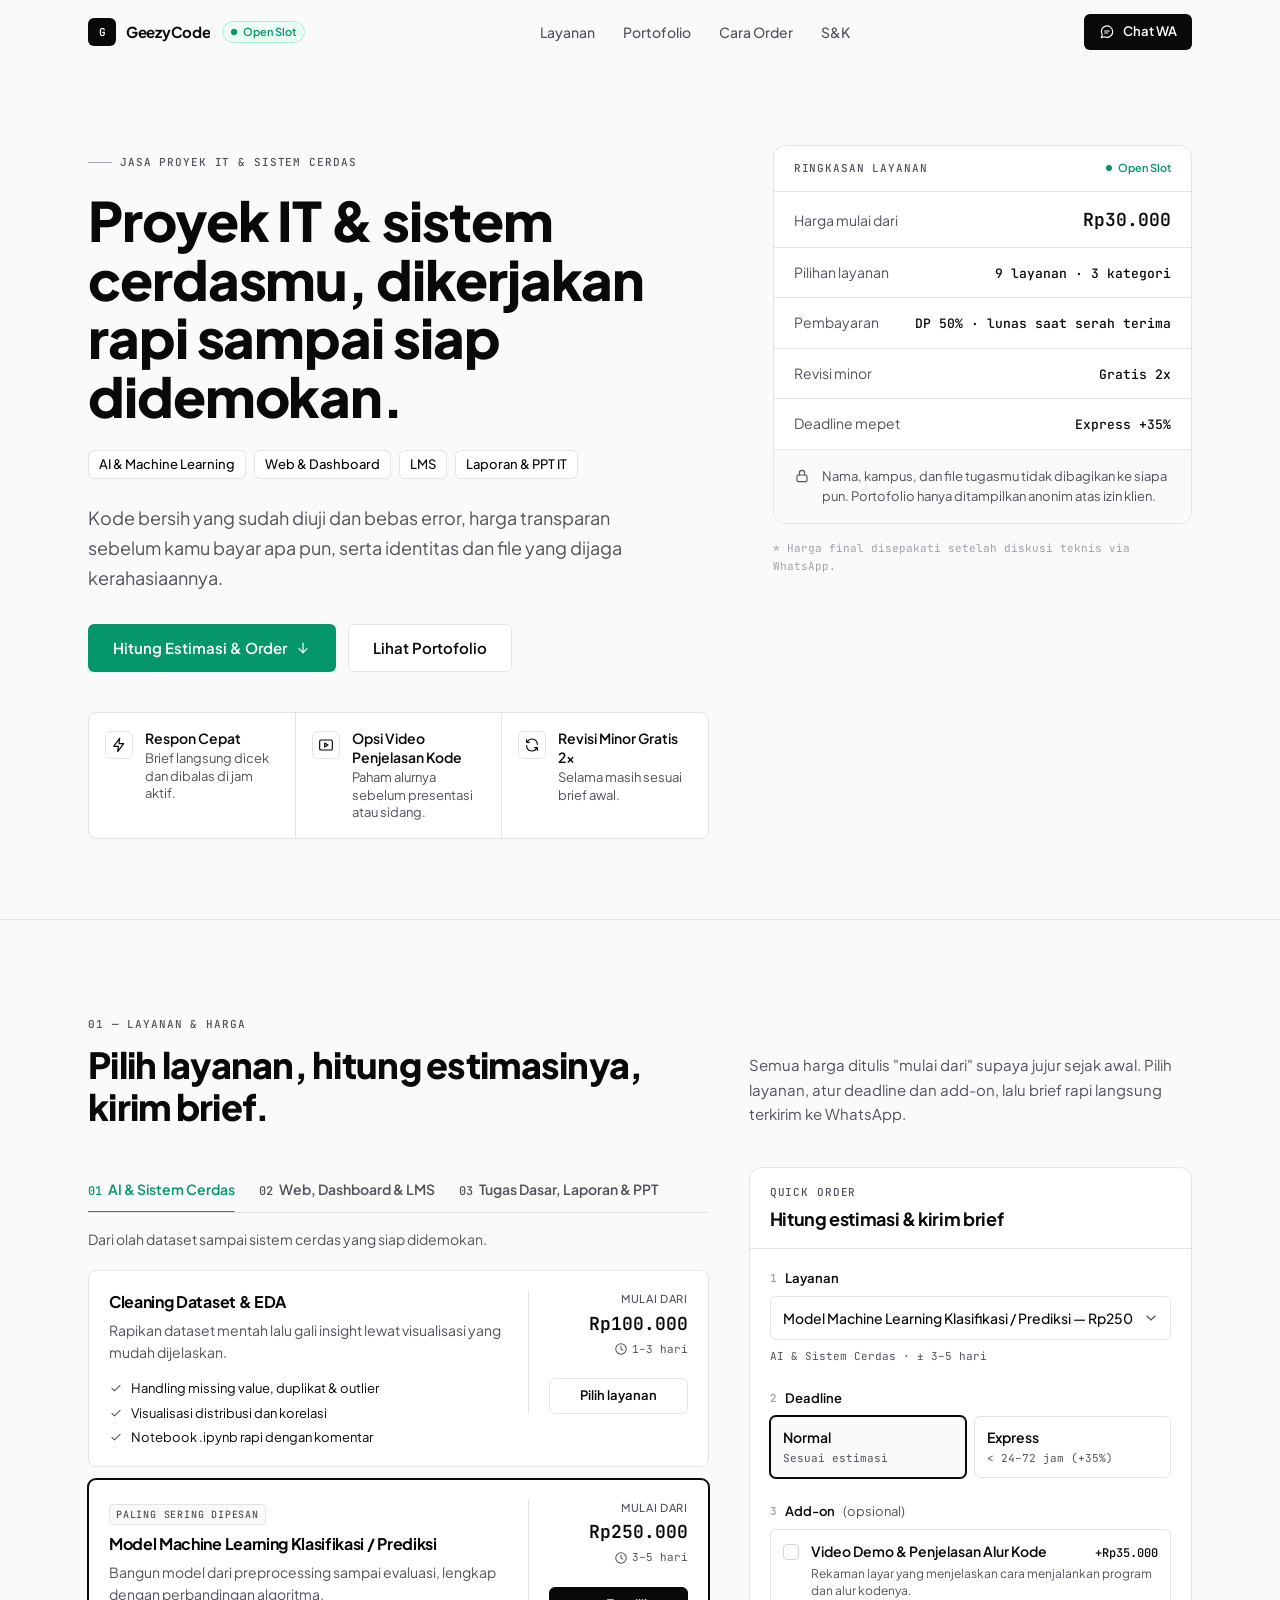
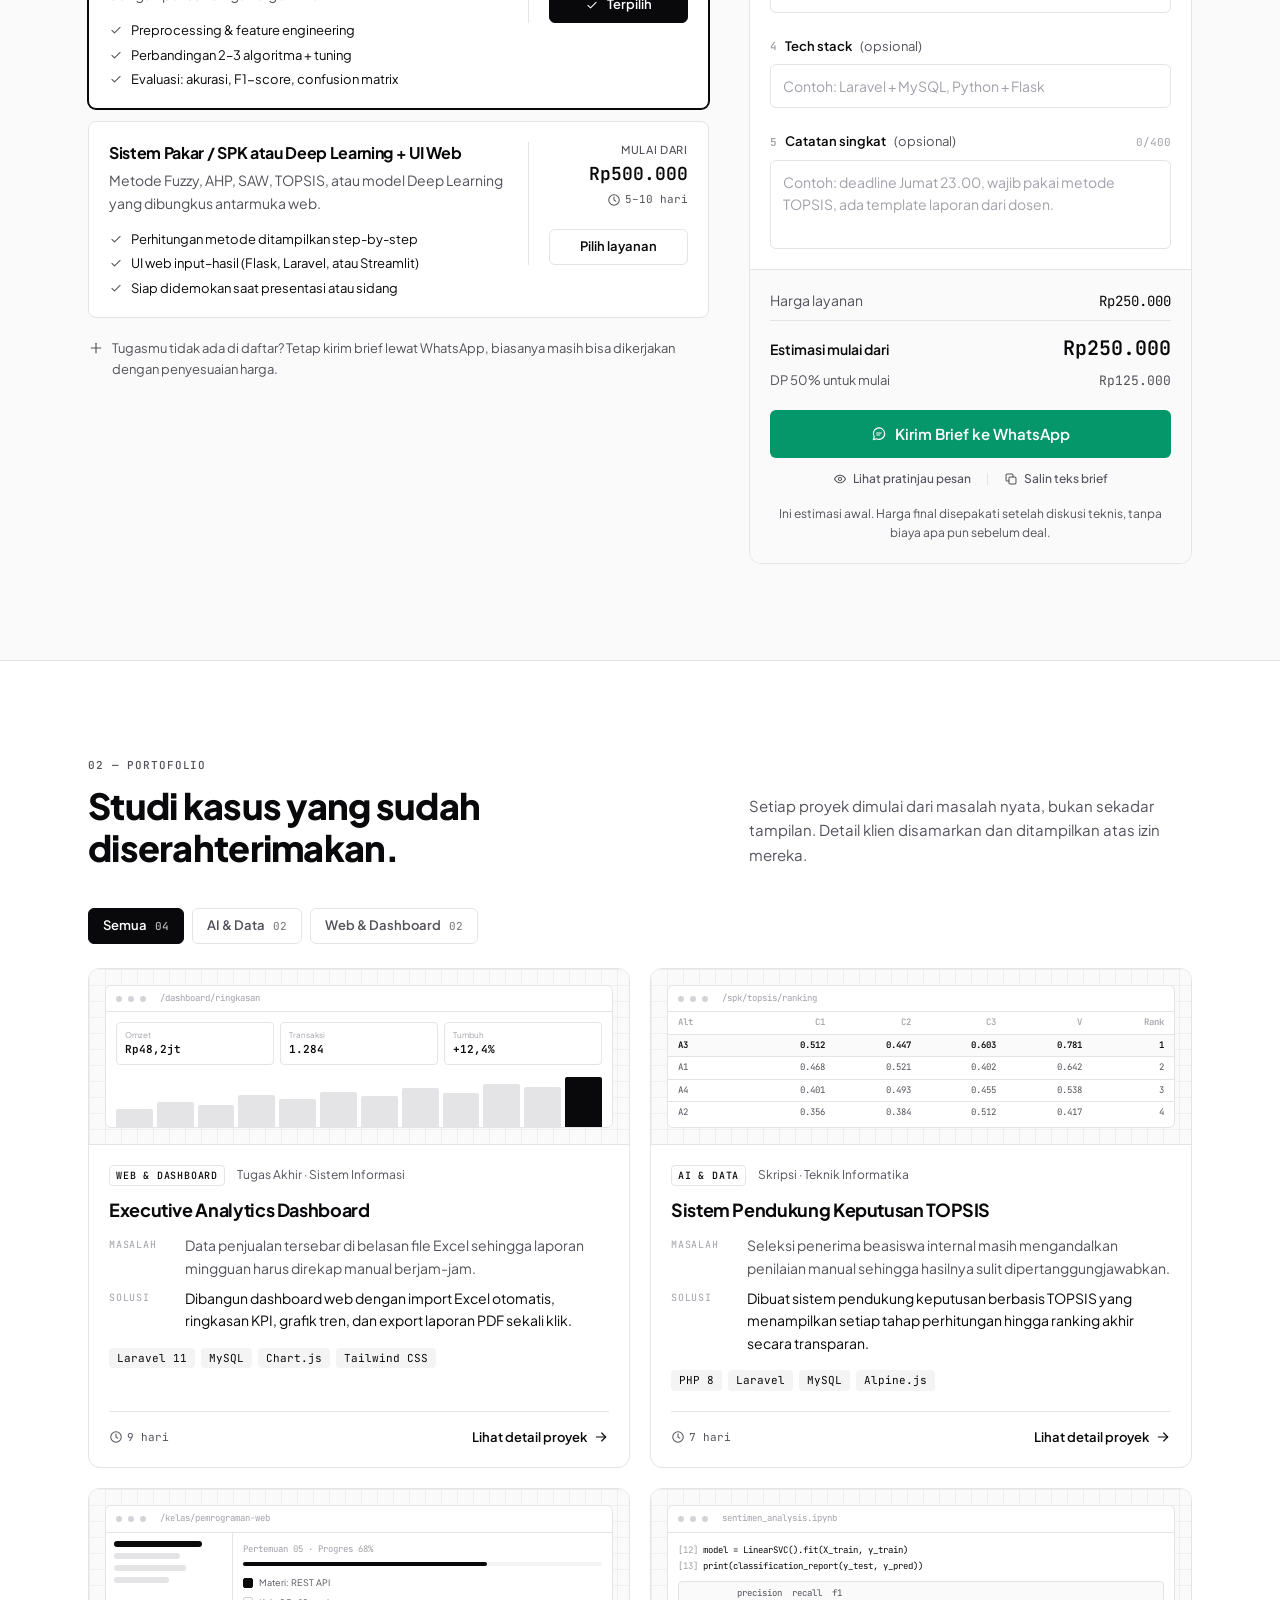
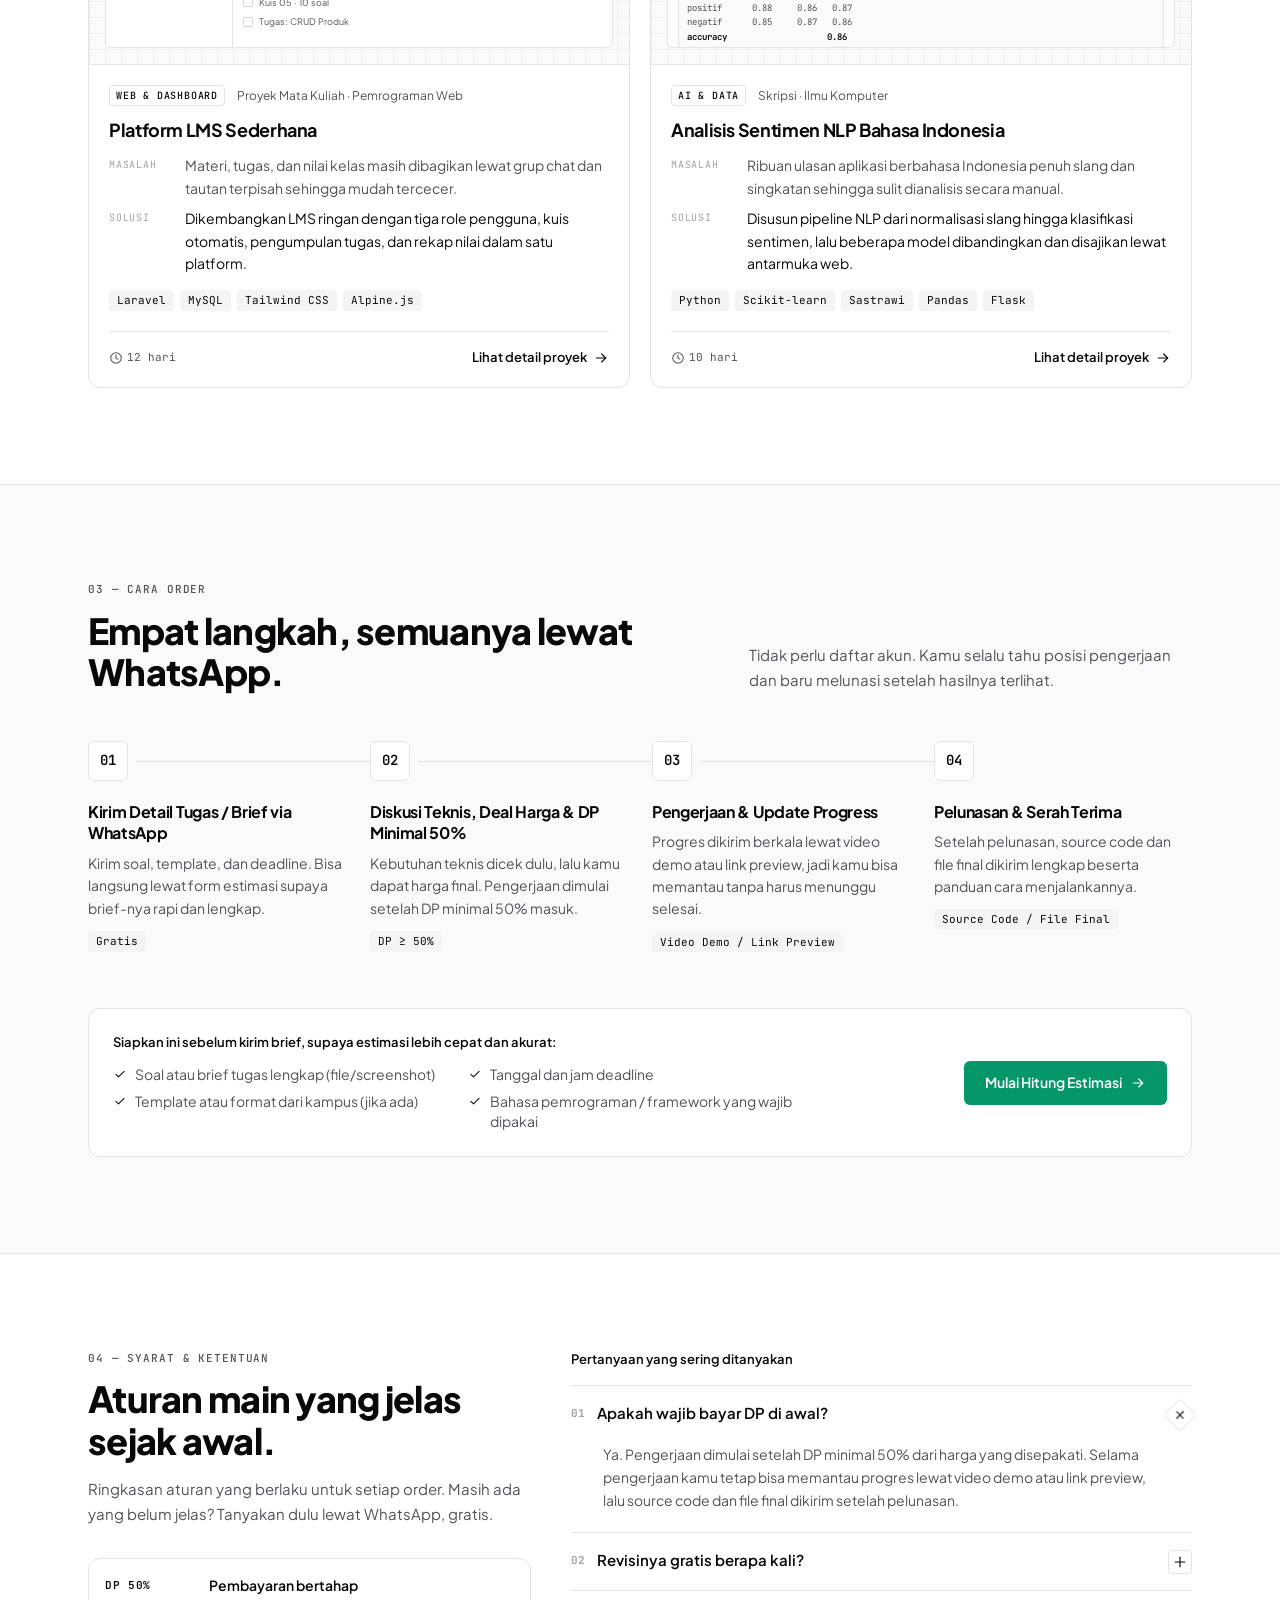
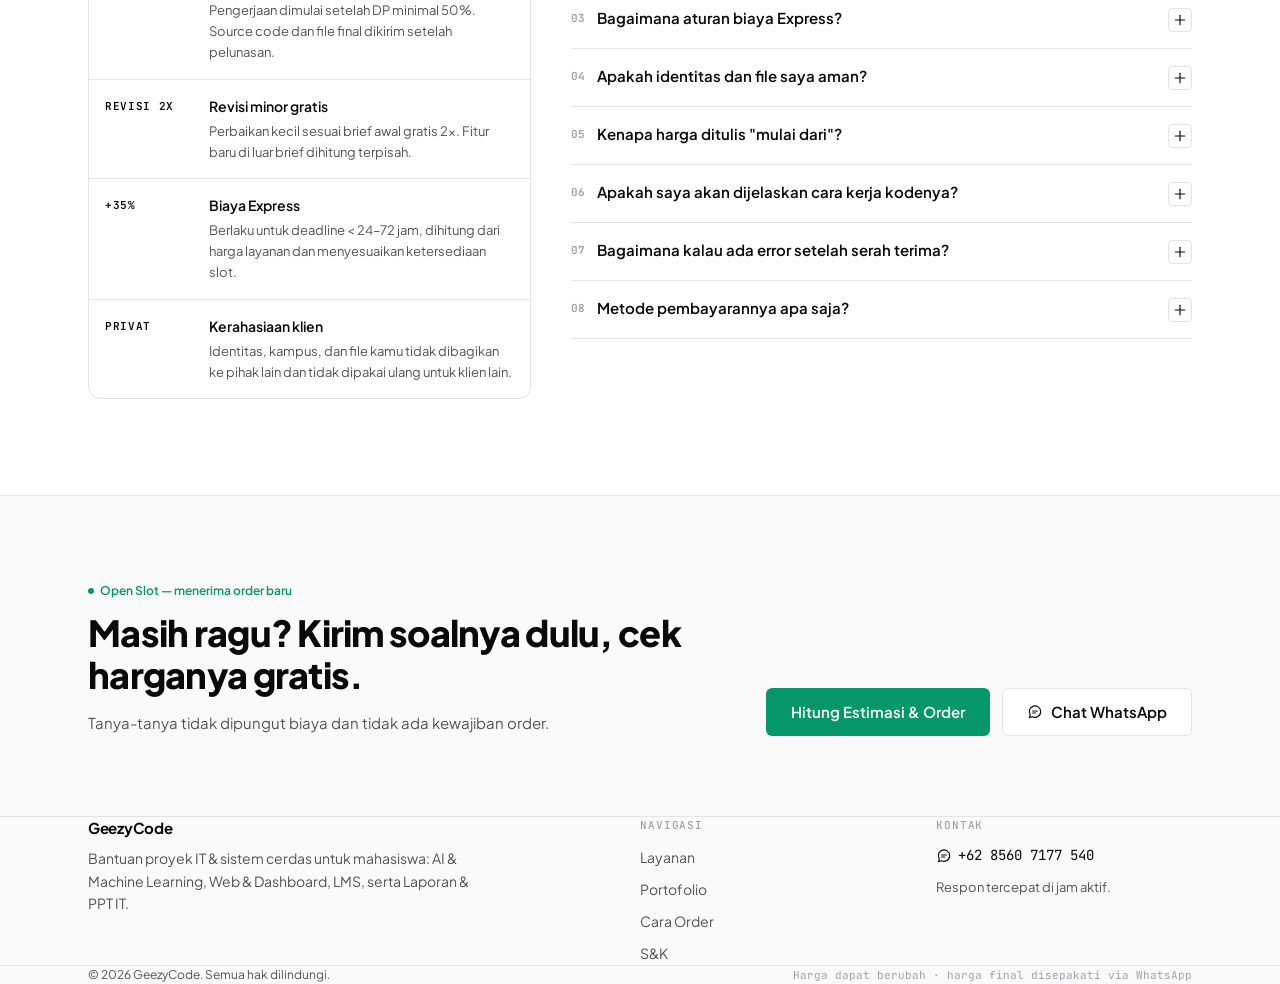
<file: kodingcerdas-static/index.html>
<!DOCTYPE html>
<html lang="id">
<head>
    <meta charset="utf-8">
    <meta name="viewport" content="width=device-width, initial-scale=1, viewport-fit=cover">
    <title>KodingCerdas Studio — Bantuan Proyek IT &amp; Sistem Cerdas</title>
    <meta name="description" content="Bantuan proyek AI &amp; Machine Learning, Web &amp; Dashboard, LMS, serta Laporan &amp; PPT IT. Kode rapi dan teruji, harga transparan, kerahasiaan klien terjaga. Order langsung lewat WhatsApp.">
    <meta name="theme-color" content="#FAFAFA">

    <meta property="og:type" content="website">
    <meta property="og:locale" content="id_ID">
    <meta property="og:title" content="GeezyCode Website">
    <meta property="og:description" content="Bantuan proyek IT &amp; sistem cerdas untuk mahasiswa. Harga transparan, order lewat WhatsApp.">
    <meta name="twitter:card" content="summary">

    <link rel="icon" type="image/svg+xml" href="data:image/svg+xml,%3Csvg%20xmlns%3D%22http%3A%2F%2Fwww.w3.org%2F2000%2Fsvg%22%20viewBox%3D%220%200%2064%2064%22%3E%3Crect%20width%3D%2264%22%20height%3D%2264%22%20rx%3D%2212%22%20fill%3D%22%2309090B%22%2F%3E%3Ctext%20x%3D%2232%22%20y%3D%2241%22%20font-family%3D%22monospace%22%20font-size%3D%2226%22%20font-weight%3D%22700%22%20fill%3D%22%23FFFFFF%22%20text-anchor%3D%22middle%22%3EKS%3C%2Ftext%3E%3C%2Fsvg%3E">

    <link rel="preconnect" href="https://fonts.googleapis.com">
    <link rel="preconnect" href="https://fonts.gstatic.com" crossorigin>
    <link href="https://fonts.googleapis.com/css2?family=JetBrains+Mono:wght@400;500;600&family=Plus+Jakarta+Sans:wght@400;500;600;700;800&display=swap" rel="stylesheet">

    <link rel="stylesheet" href="assets/css/style.css">
</head>
<body>
    <a href="#konten" class="skip-link">Langsung ke konten</a>

    <!-- ============================================================ -->
    <!-- NAVBAR                                                       -->
    <!-- ============================================================ -->
    <header class="site-header" id="site-header">
        <nav class="container nav" aria-label="Navigasi utama">
            <div class="nav-left">
                <a href="#top" class="brand" aria-label="Kembali ke atas">
                    <span class="brand-mark" data-brand-initials>GC</span>
                    <span class="brand-name" data-brand>GeezyCode</span>
                </a>
                <span class="slot-badge" data-slot-badge>
                    <span class="slot-dot" aria-hidden="true"></span>
                    <span data-slot-text>Open Slot</span>
                </span>
            </div>

            <div class="nav-links">
                <a href="#layanan">Layanan</a>
                <a href="#portofolio">Portofolio</a>
                <a href="#cara-order">Cara Order</a>
                <a href="#aturan">S&amp;K</a>
            </div>

            <div class="nav-right">
                <a href="#" class="btn btn-ink btn-sm" data-wa-consult target="_blank" rel="noopener">
                    <svg class="icon" viewBox="0 0 24 24" aria-hidden="true"><path d="M20.5 11.5a8.5 8.5 0 0 1-12.4 7.6L3.5 20.5l1.4-4.4A8.5 8.5 0 1 1 20.5 11.5Z"/><path d="M8.5 10.5h7"/><path d="M8.5 13.5h4.5"/></svg>
                    Chat WA
                </a>
                <button type="button" class="icon-btn menu-toggle" id="menu-toggle" aria-expanded="false" aria-controls="mobile-menu" aria-label="Buka menu">
                    <svg class="icon icon-lg icon-open" viewBox="0 0 24 24" aria-hidden="true"><path d="M4 7h16"/><path d="M4 12h16"/><path d="M4 17h16"/></svg>
                    <svg class="icon icon-close" viewBox="0 0 24 24" aria-hidden="true"><path d="M6 6l12 12"/><path d="M18 6 6 18"/></svg>
                </button>
            </div>
        </nav>

        <div class="mobile-menu" id="mobile-menu">
            <div class="container">
                <p class="mobile-slot" data-slot-line>
                    <span class="slot-dot" aria-hidden="true"></span>
                    <span data-slot-long>Open Slot — menerima order baru</span>
                </p>
                <a href="#layanan">Layanan <span class="mono">01</span></a>
                <a href="#portofolio">Portofolio <span class="mono">02</span></a>
                <a href="#cara-order">Cara Order <span class="mono">03</span></a>
                <a href="#aturan">S&amp;K <span class="mono">04</span></a>
            </div>
        </div>
    </header>

    <main id="konten">

        <!-- ============================================================ -->
        <!-- HERO                                                         -->
        <!-- ============================================================ -->
        <section class="hero" id="top">
            <div class="container hero-grid">
                <div class="hero-main">
                    <p class="eyebrow">Jasa Proyek IT &amp; Sistem Cerdas</p>

                    <h1>Proyek IT &amp; sistem cerdasmu, dikerjakan rapi sampai siap didemokan.</h1>

                    <ul class="chips" aria-label="Bidang layanan">
                        <li>AI &amp; Machine Learning</li>
                        <li>Web &amp; Dashboard</li>
                        <li>LMS</li>
                        <li>Laporan &amp; PPT IT</li>
                    </ul>

                    <p class="lead">
                        Kode bersih yang sudah diuji dan bebas error, harga transparan sebelum kamu bayar apa pun, serta identitas dan file yang dijaga kerahasiaannya.
                    </p>

                    <div class="hero-ctas">
                        <a href="#layanan" class="btn btn-accent btn-lg">
                            Hitung Estimasi &amp; Order
                            <svg class="icon" viewBox="0 0 24 24" aria-hidden="true"><path d="M12 5v14"/><path d="m6 13 6 6 6-6"/></svg>
                        </a>
                        <a href="#portofolio" class="btn btn-outline btn-lg">Lihat Portofolio</a>
                    </div>

                    <ul class="trust">
                        <li>
                            <span class="icon-box">
                                <svg class="icon" viewBox="0 0 24 24" aria-hidden="true"><path d="M13 2 4 14h7l-1 8 9-12h-7l1-8Z"/></svg>
                            </span>
                            <span>
                                <strong>Respon Cepat</strong>
                                <small>Brief langsung dicek dan dibalas di jam aktif.</small>
                            </span>
                        </li>
                        <li>
                            <span class="icon-box">
                                <svg class="icon" viewBox="0 0 24 24" aria-hidden="true"><rect x="2.5" y="4.5" width="19" height="15" rx="2"/><path d="m10 9 5 3-5 3V9Z"/></svg>
                            </span>
                            <span>
                                <strong>Opsi Video Penjelasan Kode</strong>
                                <small>Paham alurnya sebelum presentasi atau sidang.</small>
                            </span>
                        </li>
                        <li>
                            <span class="icon-box">
                                <svg class="icon" viewBox="0 0 24 24" aria-hidden="true"><path d="M20 11a8 8 0 0 0-14.9-4"/><path d="M4 4v4h4"/><path d="M4 13a8 8 0 0 0 14.9 4"/><path d="M20 20v-4h-4"/></svg>
                            </span>
                            <span>
                                <strong>Revisi Minor Gratis 2x</strong>
                                <small>Selama masih sesuai brief awal.</small>
                            </span>
                        </li>
                    </ul>
                </div>

                <aside class="hero-aside" aria-label="Ringkasan layanan">
                    <div class="card">
                        <div class="card-head">
                            <span class="label-mono">Ringkasan Layanan</span>
                            <span class="slot-inline" data-slot-inline>
                                <span class="slot-dot" aria-hidden="true"></span>
                                <span data-slot-text>Open Slot</span>
                            </span>
                        </div>
                        <dl class="summary-list">
                            <div>
                                <dt>Harga mulai dari</dt>
                                <dd class="mono strong-lg" id="stat-min-price">—</dd>
                            </div>
                            <div>
                                <dt>Pilihan layanan</dt>
                                <dd class="mono" id="stat-services">—</dd>
                            </div>
                            <div>
                                <dt>Pembayaran</dt>
                                <dd class="mono">DP 50% · lunas saat serah terima</dd>
                            </div>
                            <div>
                                <dt>Revisi minor</dt>
                                <dd class="mono">Gratis 2x</dd>
                            </div>
                            <div>
                                <dt>Deadline mepet</dt>
                                <dd class="mono" id="stat-express">Express +35%</dd>
                            </div>
                        </dl>
                        <div class="card-foot">
                            <svg class="icon" viewBox="0 0 24 24" aria-hidden="true"><rect x="4.5" y="10.5" width="15" height="10" rx="2"/><path d="M8 10.5V7.5a4 4 0 0 1 8 0v3"/></svg>
                            <p>Nama, kampus, dan file tugasmu tidak dibagikan ke siapa pun. Portofolio hanya ditampilkan anonim atas izin klien.</p>
                        </div>
                    </div>
                    <p class="footnote">* Harga final disepakati setelah diskusi teknis via WhatsApp.</p>
                </aside>
            </div>
        </section>

        <!-- ============================================================ -->
        <!-- LAYANAN & ORDER BUILDER                                      -->
        <!-- ============================================================ -->
        <section class="section" id="layanan">
            <div class="container section-inner">
                <div class="section-head">
                    <div>
                        <p class="label-mono">01 — Layanan &amp; Harga</p>
                        <h2>Pilih layanan, hitung estimasinya, kirim brief.</h2>
                    </div>
                    <p>Semua harga ditulis "mulai dari" supaya jujur sejak awal. Pilih layanan, atur deadline dan add-on, lalu brief rapi langsung terkirim ke WhatsApp.</p>
                </div>

                <div class="pricing">
                    <div class="pricing-main">
                        <div class="tabs" role="tablist" aria-label="Kategori layanan" id="service-tabs"></div>
                        <p class="category-desc" id="category-desc"></p>
                        <div class="service-list" id="service-list" role="tabpanel" aria-live="polite">
                            <div class="skeleton"></div>
                            <div class="skeleton"></div>
                            <div class="skeleton"></div>
                        </div>
                        <p class="hint-line">
                            <svg class="icon" viewBox="0 0 24 24" aria-hidden="true"><path d="M12 5v14"/><path d="M5 12h14"/></svg>
                            Tugasmu tidak ada di daftar? Tetap kirim brief lewat WhatsApp, biasanya masih bisa dikerjakan dengan penyesuaian harga.
                        </p>
                    </div>

                    <div class="pricing-side">
                        <div class="order-card" id="order">
                            <div class="order-head">
                                <p class="label-mono">Quick Order</p>
                                <h3>Hitung estimasi &amp; kirim brief</h3>
                            </div>

                            <div class="order-body">
                                <div class="field">
                                    <label for="order-service" class="field-label"><span class="step-no">1</span> Layanan</label>
                                    <div class="select-wrap">
                                        <select id="order-service"></select>
                                        <svg class="icon select-caret" viewBox="0 0 24 24" aria-hidden="true"><path d="m6 9 6 6 6-6"/></svg>
                                    </div>
                                    <p class="field-meta" id="order-service-meta"></p>
                                </div>

                                <fieldset class="field">
                                    <legend class="field-label"><span class="step-no">2</span> Deadline</legend>
                                    <div class="choice-grid" id="urgency-options"></div>
                                </fieldset>

                                <fieldset class="field">
                                    <legend class="field-label"><span class="step-no">3</span> Add-on <span class="optional">(opsional)</span></legend>
                                    <div class="choice-stack" id="addon-options"></div>
                                </fieldset>

                                <div class="field">
                                    <label for="order-stack" class="field-label"><span class="step-no">4</span> Tech stack <span class="optional">(opsional)</span></label>
                                    <input type="text" id="order-stack" maxlength="120" placeholder="Contoh: Laravel + MySQL, Python + Flask" autocomplete="off">
                                </div>

                                <div class="field">
                                    <label for="order-notes" class="field-label field-label-split">
                                        <span><span class="step-no">5</span> Catatan singkat <span class="optional">(opsional)</span></span>
                                        <span class="counter mono" id="notes-counter">0/400</span>
                                    </label>
                                    <textarea id="order-notes" maxlength="400" rows="3" placeholder="Contoh: deadline Jumat 23.00, wajib pakai metode TOPSIS, ada template laporan dari dosen."></textarea>
                                </div>
                            </div>

                            <div class="order-summary">
                                <dl>
                                    <div>
                                        <dt>Harga layanan</dt>
                                        <dd class="mono" id="sum-base">Rp0</dd>
                                    </div>
                                    <div id="sum-express-row" hidden>
                                        <dt id="sum-express-label">Biaya Express (+35%)</dt>
                                        <dd class="mono" id="sum-express">+Rp0</dd>
                                    </div>
                                    <div class="sum-total" id="sum-total-row">
                                        <dt>Estimasi mulai dari</dt>
                                        <dd class="mono" id="sum-total">Rp0</dd>
                                    </div>
                                    <div class="sum-dp">
                                        <dt>DP 50% untuk mulai</dt>
                                        <dd class="mono" id="sum-dp">Rp0</dd>
                                    </div>
                                </dl>

                                <a href="#" class="btn btn-accent btn-lg btn-block" id="order-link" target="_blank" rel="noopener">
                                    <svg class="icon" viewBox="0 0 24 24" aria-hidden="true"><path d="M20.5 11.5a8.5 8.5 0 0 1-12.4 7.6L3.5 20.5l1.4-4.4A8.5 8.5 0 1 1 20.5 11.5Z"/><path d="M8.5 10.5h7"/><path d="M8.5 13.5h4.5"/></svg>
                                    Kirim Brief ke WhatsApp
                                </a>

                                <div class="order-tools">
                                    <button type="button" class="text-btn" id="preview-toggle" aria-expanded="false" aria-controls="brief-preview">
                                        <svg class="icon icon-sm" viewBox="0 0 24 24" aria-hidden="true"><path d="M2.5 12s3.5-6.5 9.5-6.5 9.5 6.5 9.5 6.5-3.5 6.5-9.5 6.5S2.5 12 2.5 12Z"/><circle cx="12" cy="12" r="2.75"/></svg>
                                        <span>Lihat pratinjau pesan</span>
                                    </button>
                                    <span class="divider-v" aria-hidden="true"></span>
                                    <button type="button" class="text-btn" id="copy-brief">
                                        <svg class="icon icon-sm" viewBox="0 0 24 24" aria-hidden="true"><rect x="8.5" y="8.5" width="12" height="12" rx="2"/><path d="M15.5 8.5V5.5a2 2 0 0 0-2-2h-8a2 2 0 0 0-2 2v8a2 2 0 0 0 2 2h3"/></svg>
                                        <span>Salin teks brief</span>
                                    </button>
                                </div>

                                <pre class="brief-preview" id="brief-preview" hidden></pre>

                                <p class="order-note">Ini estimasi awal. Harga final disepakati setelah diskusi teknis, tanpa biaya apa pun sebelum deal.</p>
                            </div>
                        </div>
                    </div>
                </div>
            </div>
        </section>

        <!-- ============================================================ -->
        <!-- PORTOFOLIO                                                   -->
        <!-- ============================================================ -->
        <section class="section section-alt" id="portofolio">
            <div class="container section-inner">
                <div class="section-head">
                    <div>
                        <p class="label-mono">02 — Portofolio</p>
                        <h2>Studi kasus yang sudah diserahterimakan.</h2>
                    </div>
                    <p>Setiap proyek dimulai dari masalah nyata, bukan sekadar tampilan. Detail klien disamarkan dan ditampilkan atas izin mereka.</p>
                </div>

                <div class="filters" role="group" aria-label="Filter portofolio" id="portfolio-filters"></div>

                <div class="portfolio-grid" id="portfolio-grid">
                    <div class="skeleton skeleton-tall"></div>
                    <div class="skeleton skeleton-tall"></div>
                </div>
            </div>

            <!-- Modal detail proyek -->
            <div class="modal" id="project-modal" role="dialog" aria-modal="true" aria-labelledby="modal-title" hidden>
                <div class="modal-backdrop" data-modal-close></div>
                <div class="modal-panel">
                    <div class="modal-head">
                        <div class="modal-head-text">
                            <div class="meta-row">
                                <span class="badge" id="modal-category"></span>
                                <span class="meta-text" id="modal-context"></span>
                            </div>
                            <h3 id="modal-title"></h3>
                        </div>
                        <button type="button" class="icon-btn" id="modal-close" data-modal-close aria-label="Tutup detail proyek">
                            <svg class="icon" viewBox="0 0 24 24" aria-hidden="true"><path d="M6 6l12 12"/><path d="M18 6 6 18"/></svg>
                        </button>
                    </div>

                    <div class="modal-body">
                        <div class="ps-grid">
                            <div class="ps-problem">
                                <p class="label-mini">Masalah</p>
                                <p id="modal-problem"></p>
                            </div>
                            <div class="ps-solution">
                                <p class="label-mini">Solusi</p>
                                <p id="modal-solution"></p>
                            </div>
                        </div>

                        <div class="modal-cols">
                            <div>
                                <p class="modal-subtitle">Fitur utama</p>
                                <ul class="check-list" id="modal-features"></ul>
                            </div>
                            <div>
                                <p class="modal-subtitle">Yang diserahkan</p>
                                <ol class="num-list" id="modal-deliverables"></ol>
                            </div>
                        </div>

                        <div class="modal-stack">
                            <ul class="pills" id="modal-stack"></ul>
                            <span class="duration mono" id="modal-duration"></span>
                        </div>
                    </div>

                    <div class="modal-foot">
                        <p>Ditampilkan anonim atas izin klien.</p>
                        <a href="#" class="btn btn-accent btn-md" id="modal-cta" target="_blank" rel="noopener">
                            <svg class="icon" viewBox="0 0 24 24" aria-hidden="true"><path d="M20.5 11.5a8.5 8.5 0 0 1-12.4 7.6L3.5 20.5l1.4-4.4A8.5 8.5 0 1 1 20.5 11.5Z"/><path d="M8.5 10.5h7"/><path d="M8.5 13.5h4.5"/></svg>
                            Konsultasi proyek serupa
                        </a>
                    </div>
                </div>
            </div>
        </section>

        <!-- ============================================================ -->
        <!-- CARA ORDER                                                   -->
        <!-- ============================================================ -->
        <section class="section" id="cara-order">
            <div class="container section-inner">
                <div class="section-head">
                    <div>
                        <p class="label-mono">03 — Cara Order</p>
                        <h2>Empat langkah, semuanya lewat WhatsApp.</h2>
                    </div>
                    <p>Tidak perlu daftar akun. Kamu selalu tahu posisi pengerjaan dan baru melunasi setelah hasilnya terlihat.</p>
                </div>

                <ol class="steps" id="steps-list"></ol>

                <div class="checklist-card">
                    <div class="checklist-main">
                        <p class="checklist-title">Siapkan ini sebelum kirim brief, supaya estimasi lebih cepat dan akurat:</p>
                        <ul class="check-list check-list-2">
                            <li><svg class="icon icon-sm" viewBox="0 0 24 24" aria-hidden="true"><path d="m5 12.5 4.5 4.5L19 7.5"/></svg><span>Soal atau brief tugas lengkap (file/screenshot)</span></li>
                            <li><svg class="icon icon-sm" viewBox="0 0 24 24" aria-hidden="true"><path d="m5 12.5 4.5 4.5L19 7.5"/></svg><span>Tanggal dan jam deadline</span></li>
                            <li><svg class="icon icon-sm" viewBox="0 0 24 24" aria-hidden="true"><path d="m5 12.5 4.5 4.5L19 7.5"/></svg><span>Template atau format dari kampus (jika ada)</span></li>
                            <li><svg class="icon icon-sm" viewBox="0 0 24 24" aria-hidden="true"><path d="m5 12.5 4.5 4.5L19 7.5"/></svg><span>Bahasa pemrograman / framework yang wajib dipakai</span></li>
                        </ul>
                    </div>
                    <div class="checklist-action">
                        <a href="#order" class="btn btn-accent btn-md">
                            Mulai Hitung Estimasi
                            <svg class="icon" viewBox="0 0 24 24" aria-hidden="true"><path d="M5 12h14"/><path d="m13 6 6 6-6 6"/></svg>
                        </a>
                    </div>
                </div>
            </div>
        </section>

        <!-- ============================================================ -->
        <!-- ATURAN & FAQ                                                 -->
        <!-- ============================================================ -->
        <section class="section section-alt" id="aturan">
            <div class="container section-inner">
                <div class="rules-grid">
                    <div class="rules-col">
                        <p class="label-mono">04 — Syarat &amp; Ketentuan</p>
                        <h2>Aturan main yang jelas sejak awal.</h2>
                        <p class="rules-intro">Ringkasan aturan yang berlaku untuk setiap order. Masih ada yang belum jelas? Tanyakan dulu lewat WhatsApp, gratis.</p>
                        <ul class="rules-list" id="rules-list"></ul>
                    </div>

                    <div class="faq-col">
                        <h3 class="faq-heading">Pertanyaan yang sering ditanyakan</h3>
                        <div class="faq-list" id="faq-list"></div>
                    </div>
                </div>
            </div>
        </section>

        <!-- ============================================================ -->
        <!-- CTA PENUTUP                                                  -->
        <!-- ============================================================ -->
        <section class="section">
            <div class="container section-inner section-inner-sm">
                <div class="closing">
                    <div class="closing-text">
                        <p class="slot-inline" data-slot-inline>
                            <span class="slot-dot" aria-hidden="true"></span>
                            <span data-slot-long>Open Slot — menerima order baru</span>
                        </p>
                        <h2>Masih ragu? Kirim soalnya dulu, cek harganya gratis.</h2>
                        <p>Tanya-tanya tidak dipungut biaya dan tidak ada kewajiban order.</p>
                    </div>
                    <div class="closing-ctas">
                        <a href="#order" class="btn btn-accent btn-lg">Hitung Estimasi &amp; Order</a>
                        <a href="#" class="btn btn-outline btn-lg" data-wa-consult target="_blank" rel="noopener">
                            <svg class="icon" viewBox="0 0 24 24" aria-hidden="true"><path d="M20.5 11.5a8.5 8.5 0 0 1-12.4 7.6L3.5 20.5l1.4-4.4A8.5 8.5 0 1 1 20.5 11.5Z"/><path d="M8.5 10.5h7"/><path d="M8.5 13.5h4.5"/></svg>
                            Chat WhatsApp
                        </a>
                    </div>
                </div>
            </div>
        </section>
    </main>

    <!-- ============================================================ -->
    <!-- FOOTER                                                       -->
    <!-- ============================================================ -->
    <footer class="site-footer">
        <div class="container footer-grid">
            <div class="footer-brand">
                <p class="footer-name" data-brand>GeezyCode</p>
                <p>Bantuan proyek IT &amp; sistem cerdas untuk mahasiswa: AI &amp; Machine Learning, Web &amp; Dashboard, LMS, serta Laporan &amp; PPT IT.</p>
            </div>
            <div>
                <p class="label-mono label-subtle">Navigasi</p>
                <ul class="footer-links">
                    <li><a href="#layanan">Layanan</a></li>
                    <li><a href="#portofolio">Portofolio</a></li>
                    <li><a href="#cara-order">Cara Order</a></li>
                    <li><a href="#aturan">S&amp;K</a></li>
                </ul>
            </div>
            <div>
                <p class="label-mono label-subtle">Kontak</p>
                <a href="#" class="footer-wa mono" data-wa-consult target="_blank" rel="noopener">
                    <svg class="icon" viewBox="0 0 24 24" aria-hidden="true"><path d="M20.5 11.5a8.5 8.5 0 0 1-12.4 7.6L3.5 20.5l1.4-4.4A8.5 8.5 0 1 1 20.5 11.5Z"/><path d="M8.5 10.5h7"/><path d="M8.5 13.5h4.5"/></svg>
                    <span data-wa-display>+62</span>
                </a>
                <p class="footer-small">Respon tercepat di jam aktif.</p>
            </div>
        </div>
        <div class="footer-bottom">
            <div class="container footer-bottom-inner">
                <p>&copy; <span id="year">2026</span> <span data-brand>KodingCerdas Studio</span>. Semua hak dilindungi.</p>
                <p class="mono">Harga dapat berubah · harga final disepakati via WhatsApp</p>
            </div>
        </div>
    </footer>

    <!-- ============================================================ -->
    <!-- CTA BAWAH (HANYA DI HP)                                      -->
    <!-- ============================================================ -->
    <div class="mobile-bar">
        <a href="#" class="btn btn-accent btn-lg btn-block" data-wa-consult target="_blank" rel="noopener">
            <svg class="icon" viewBox="0 0 24 24" aria-hidden="true"><path d="M20.5 11.5a8.5 8.5 0 0 1-12.4 7.6L3.5 20.5l1.4-4.4A8.5 8.5 0 1 1 20.5 11.5Z"/><path d="M8.5 10.5h7"/><path d="M8.5 13.5h4.5"/></svg>
            Konsultasi Gratis via WhatsApp
        </a>
    </div>

    <noscript>
        <div class="noscript">JavaScript dinonaktifkan. Aktifkan JavaScript untuk melihat daftar harga dan form order.</div>
    </noscript>

    <script src="assets/js/config.js"></script>
    <script src="assets/js/data.js"></script>
    <script src="assets/js/app.js"></script>
</body>
</html>
</file>
<file: kodingcerdas-static/assets/css/style.css>
/* ==========================================================================
   GeezyCode — Stylesheet
   Arah visual: Swiss-grid / editorial minimal.
   Satu warna aksen (emerald) khusus untuk CTA utama, tab aktif, dan Open Slot.
   ========================================================================== */

/* --------------------------------------------------------------------------
   1. Token desain
   -------------------------------------------------------------------------- */
:root {
    --canvas: #FAFAFA;
    --surface: #FFFFFF;
    --line: #E4E4E7;
    --line-strong: #D4D4D8;
    --line-hover: #A1A1AA;
    --ink: #09090B;
    --ink-soft: #27272A;
    --muted: #52525B;
    --subtle: #A1A1AA;
    --fill: #F4F4F5;

    --accent: #059669;
    --accent-hover: #047857;
    --accent-soft: #ECFDF5;
    --accent-line: #A7F3D0;

    --font-sans: "Plus Jakarta Sans", ui-sans-serif, system-ui, -apple-system, "Segoe UI", sans-serif;
    --font-mono: "JetBrains Mono", ui-monospace, SFMono-Regular, Menlo, Consolas, monospace;

    --tracking-tight: -0.02em;
    --radius-sm: 4px;
    --radius: 6px;
    --radius-md: 8px;
    --radius-lg: 12px;
    --header-h: 64px;
}

/* --------------------------------------------------------------------------
   2. Reset & dasar
   -------------------------------------------------------------------------- */
*,
*::before,
*::after {
    box-sizing: border-box;
}

html {
    scroll-behavior: smooth;
    scroll-padding-top: 80px;
    -webkit-text-size-adjust: 100%;
}

body {
    margin: 0;
    min-height: 100vh;
    background: var(--canvas);
    color: var(--ink);
    font-family: var(--font-sans);
    font-size: 16px;
    line-height: 1.5;
    -webkit-font-smoothing: antialiased;
    -moz-osx-font-smoothing: grayscale;
}

body.is-locked {
    overflow: hidden;
}

h1, h2, h3, h4, p, ul, ol, dl, dd, figure, fieldset, legend {
    margin: 0;
    padding: 0;
}

ul, ol {
    list-style: none;
}

fieldset {
    border: 0;
    min-width: 0;
}

a {
    color: inherit;
    text-decoration: none;
}

button,
input,
select,
textarea {
    font: inherit;
    color: inherit;
}

button {
    background: none;
    border: 0;
    padding: 0;
    cursor: pointer;
}

img, svg {
    display: block;
}

[hidden] {
    display: none !important;
}

::selection {
    background: var(--ink);
    color: #FFFFFF;
}

:focus-visible {
    outline: 2px solid var(--ink);
    outline-offset: 2px;
}

.mono {
    font-family: var(--font-mono);
    font-variant-numeric: tabular-nums;
}

.container {
    width: 100%;
    max-width: 72rem;
    margin: 0 auto;
    padding: 0 16px;
}

.skip-link {
    position: absolute;
    left: 16px;
    top: -100px;
    z-index: 100;
    padding: 8px 16px;
    border-radius: var(--radius);
    background: var(--ink);
    color: #FFFFFF;
    font-size: 14px;
}

.skip-link:focus {
    top: 16px;
}

.sr-only {
    position: absolute;
    width: 1px;
    height: 1px;
    padding: 0;
    margin: -1px;
    overflow: hidden;
    clip: rect(0, 0, 0, 0);
    white-space: nowrap;
    border: 0;
}

/* --------------------------------------------------------------------------
   3. Ikon
   -------------------------------------------------------------------------- */
.icon {
    width: 16px;
    height: 16px;
    flex-shrink: 0;
    fill: none;
    stroke: currentColor;
    stroke-width: 1.75;
    stroke-linecap: round;
    stroke-linejoin: round;
}

.icon-sm {
    width: 14px;
    height: 14px;
}

.icon-lg {
    width: 20px;
    height: 20px;
}

/* --------------------------------------------------------------------------
   4. Tombol
   -------------------------------------------------------------------------- */
.btn {
    display: inline-flex;
    align-items: center;
    justify-content: center;
    gap: 8px;
    border: 1px solid transparent;
    border-radius: var(--radius);
    font-weight: 600;
    white-space: nowrap;
    transition: background-color 0.15s ease, border-color 0.15s ease, color 0.15s ease;
}

.btn-sm {
    height: 36px;
    padding: 0 14px;
    font-size: 13px;
}

.btn-md {
    height: 44px;
    padding: 0 20px;
    font-size: 14px;
}

.btn-lg {
    height: 48px;
    padding: 0 24px;
    font-size: 15px;
}

.btn-block {
    width: 100%;
}

.btn-accent {
    background: var(--accent);
    color: #FFFFFF;
}

.btn-accent:hover,
.btn-accent:active {
    background: var(--accent-hover);
}

.btn-ink {
    background: var(--ink);
    color: #FFFFFF;
}

.btn-ink:hover {
    background: var(--ink-soft);
}

.btn-outline {
    background: var(--surface);
    border-color: var(--line);
    color: var(--ink);
}

.btn-outline:hover {
    border-color: var(--line-hover);
}

.icon-btn {
    display: inline-grid;
    place-items: center;
    width: 36px;
    height: 36px;
    flex-shrink: 0;
    border: 1px solid var(--line);
    border-radius: var(--radius);
    background: var(--surface);
    color: var(--ink);
    transition: border-color 0.15s ease;
}

.icon-btn:hover {
    border-color: var(--line-hover);
}

.text-btn {
    display: inline-flex;
    align-items: center;
    gap: 6px;
    font-size: 12px;
    font-weight: 500;
    color: var(--muted);
    text-underline-offset: 4px;
}

.text-btn:hover {
    color: var(--ink);
    text-decoration: underline;
}

/* --------------------------------------------------------------------------
   5. Label & teks kecil
   -------------------------------------------------------------------------- */
.label-mono {
    font-family: var(--font-mono);
    font-size: 11px;
    font-weight: 500;
    letter-spacing: 0.08em;
    text-transform: uppercase;
    color: var(--muted);
}

.label-subtle {
    color: var(--subtle);
}

.label-mini {
    font-family: var(--font-mono);
    font-size: 10px;
    letter-spacing: 0.08em;
    text-transform: uppercase;
    color: var(--subtle);
}

.badge {
    display: inline-flex;
    align-items: center;
    padding: 2px 6px;
    border: 1px solid var(--line);
    border-radius: var(--radius-sm);
    font-family: var(--font-mono);
    font-size: 10px;
    font-weight: 500;
    letter-spacing: 0.08em;
    text-transform: uppercase;
    color: var(--ink);
}

.meta-text {
    font-size: 12px;
    color: var(--muted);
}

.meta-row {
    display: flex;
    flex-wrap: wrap;
    align-items: center;
    gap: 6px 12px;
}

/* --------------------------------------------------------------------------
   6. Status Open Slot
   -------------------------------------------------------------------------- */
.slot-dot {
    position: relative;
    display: inline-block;
    width: 6px;
    height: 6px;
    flex-shrink: 0;
    border-radius: 999px;
    background: var(--accent);
}

.slot-dot::after {
    content: "";
    position: absolute;
    inset: 0;
    border-radius: inherit;
    background: var(--accent);
    opacity: 0.6;
    animation: ping 1.6s cubic-bezier(0, 0, 0.2, 1) infinite;
}

@keyframes ping {
    75%,
    100% {
        transform: scale(2.4);
        opacity: 0;
    }
}

.slot-badge {
    display: none;
    align-items: center;
    gap: 6px;
    flex-shrink: 0;
    padding: 2px 8px;
    border: 1px solid var(--accent-line);
    border-radius: 999px;
    background: var(--accent-soft);
    color: var(--accent);
    font-size: 11px;
    font-weight: 600;
}

.slot-inline {
    display: inline-flex;
    align-items: center;
    gap: 6px;
    font-size: 12px;
    font-weight: 600;
    color: var(--accent);
}

.slot-inline .slot-dot::after,
.mobile-slot .slot-dot::after {
    display: none;
}

/* Saat slot penuh: aksen hijau dimatikan */
body.slot-closed .slot-badge {
    border-color: var(--line);
    background: var(--fill);
    color: var(--muted);
}

body.slot-closed .slot-inline,
body.slot-closed .mobile-slot {
    color: var(--muted);
}

body.slot-closed .slot-dot {
    background: var(--subtle);
}

body.slot-closed .slot-dot::after {
    display: none;
}

/* --------------------------------------------------------------------------
   7. Header & navigasi
   -------------------------------------------------------------------------- */
.site-header {
    position: sticky;
    top: 0;
    z-index: 40;
    border-bottom: 1px solid transparent;
    background: rgba(250, 250, 250, 0.9);
    -webkit-backdrop-filter: blur(8px);
    backdrop-filter: blur(8px);
    transition: border-color 0.2s ease;
}

.site-header.is-scrolled,
.site-header.is-open {
    border-bottom-color: var(--line);
}

.nav {
    display: flex;
    align-items: center;
    justify-content: space-between;
    gap: 16px;
    height: var(--header-h);
}

.nav-left {
    display: flex;
    align-items: center;
    gap: 12px;
    min-width: 0;
}

.brand {
    display: flex;
    align-items: center;
    gap: 10px;
    min-width: 0;
}

.brand-mark {
    display: grid;
    place-items: center;
    width: 28px;
    height: 28px;
    flex-shrink: 0;
    border-radius: var(--radius);
    background: var(--ink);
    color: #FFFFFF;
    font-family: var(--font-mono);
    font-size: 11px;
    font-weight: 600;
}

.brand-name {
    overflow: hidden;
    font-size: 15px;
    font-weight: 700;
    letter-spacing: var(--tracking-tight);
    text-overflow: ellipsis;
    white-space: nowrap;
}

.nav-links {
    display: none;
    align-items: center;
    gap: 28px;
}

.nav-links a {
    font-size: 14px;
    font-weight: 500;
    color: var(--muted);
    transition: color 0.15s ease;
}

.nav-links a:hover {
    color: var(--ink);
}

.nav-right {
    display: flex;
    align-items: center;
    gap: 8px;
    flex-shrink: 0;
}

.menu-toggle .icon-close {
    display: none;
}

.site-header.is-open .menu-toggle .icon-open {
    display: none;
}

.site-header.is-open .menu-toggle .icon-close {
    display: block;
}

.mobile-menu {
    display: none;
    border-top: 1px solid var(--line);
    background: var(--surface);
}

.site-header.is-open .mobile-menu {
    display: block;
    animation: drop-in 0.15s ease-out;
}

.mobile-menu .container {
    padding-top: 8px;
    padding-bottom: 8px;
}

.mobile-menu a {
    display: flex;
    align-items: center;
    justify-content: space-between;
    padding: 14px 0;
    border-top: 1px solid var(--line);
    font-size: 15px;
    font-weight: 500;
}

.mobile-menu a .mono {
    font-size: 12px;
    color: var(--subtle);
}

.mobile-slot {
    display: flex;
    align-items: center;
    gap: 6px;
    padding: 8px 0;
    font-size: 12px;
    font-weight: 600;
    color: var(--accent);
}

@keyframes drop-in {
    from {
        opacity: 0;
        transform: translateY(-4px);
    }
    to {
        opacity: 1;
        transform: translateY(0);
    }
}

/* --------------------------------------------------------------------------
   8. Hero
   -------------------------------------------------------------------------- */
.hero {
    border-bottom: 1px solid var(--line);
}

.hero-grid {
    display: grid;
    gap: 48px;
    padding-top: 40px;
    padding-bottom: 56px;
}

.eyebrow {
    display: inline-flex;
    align-items: center;
    gap: 8px;
    font-family: var(--font-mono);
    font-size: 11px;
    font-weight: 500;
    letter-spacing: 0.08em;
    text-transform: uppercase;
    color: var(--muted);
}

.eyebrow::before {
    content: "";
    width: 24px;
    height: 1px;
    background: var(--subtle);
}

.hero h1 {
    margin-top: 20px;
    font-size: 2.15rem;
    font-weight: 800;
    line-height: 1.08;
    letter-spacing: var(--tracking-tight);
}

.chips {
    display: flex;
    flex-wrap: wrap;
    gap: 8px;
    margin-top: 24px;
}

.chips li {
    padding: 4px 10px;
    border: 1px solid var(--line);
    border-radius: var(--radius);
    background: var(--surface);
    font-size: 13px;
    font-weight: 500;
}

.lead {
    max-width: 36rem;
    margin-top: 24px;
    font-size: 16px;
    line-height: 1.65;
    color: var(--muted);
}

.hero-ctas {
    display: flex;
    flex-direction: column;
    gap: 12px;
    margin-top: 32px;
}

.trust {
    display: grid;
    gap: 1px;
    margin-top: 40px;
    overflow: hidden;
    border: 1px solid var(--line);
    border-radius: var(--radius-md);
    background: var(--line);
}

.trust li {
    display: flex;
    align-items: flex-start;
    gap: 12px;
    padding: 16px;
    background: var(--surface);
}

.trust strong {
    display: block;
    font-size: 14px;
    font-weight: 600;
    line-height: 1.35;
}

.trust small {
    display: block;
    margin-top: 2px;
    font-size: 13px;
    line-height: 1.35;
    color: var(--muted);
}

.icon-box {
    display: grid;
    place-items: center;
    width: 28px;
    height: 28px;
    flex-shrink: 0;
    margin-top: 2px;
    border: 1px solid var(--line);
    border-radius: var(--radius);
}

/* Kartu ringkasan */
.card {
    border: 1px solid var(--line);
    border-radius: var(--radius-lg);
    background: var(--surface);
}

.card-head {
    display: flex;
    align-items: center;
    justify-content: space-between;
    gap: 12px;
    padding: 14px 20px;
    border-bottom: 1px solid var(--line);
}

.card-head .slot-inline {
    font-size: 11px;
}

.summary-list > div {
    display: flex;
    align-items: baseline;
    justify-content: space-between;
    gap: 16px;
    padding: 14px 20px;
}

.summary-list > div + div {
    border-top: 1px solid var(--line);
}

.summary-list dt {
    font-size: 14px;
    color: var(--muted);
}

.summary-list dd {
    font-size: 13px;
    font-weight: 500;
    text-align: right;
}

.summary-list dd.strong-lg {
    font-size: 18px;
    font-weight: 600;
}

.card-foot {
    display: flex;
    align-items: flex-start;
    gap: 12px;
    padding: 16px 20px;
    border-top: 1px solid var(--line);
    border-radius: 0 0 var(--radius-lg) var(--radius-lg);
    background: var(--canvas);
    color: var(--muted);
}

.card-foot .icon {
    margin-top: 2px;
}

.card-foot p {
    font-size: 13px;
    line-height: 1.6;
}

.footnote {
    margin-top: 16px;
    font-family: var(--font-mono);
    font-size: 11px;
    line-height: 1.6;
    color: var(--subtle);
}

/* --------------------------------------------------------------------------
   9. Section umum
   -------------------------------------------------------------------------- */
.section {
    border-bottom: 1px solid var(--line);
}

.section-alt {
    background: var(--surface);
}

.section-inner {
    padding-top: 64px;
    padding-bottom: 64px;
}

.section-head {
    display: grid;
    gap: 16px;
}

.section-head h2,
.rules-col h2,
.closing h2 {
    margin-top: 12px;
    font-size: 30px;
    font-weight: 800;
    line-height: 1.15;
    letter-spacing: var(--tracking-tight);
}

.section-head > p {
    font-size: 15px;
    line-height: 1.65;
    color: var(--muted);
}

.skeleton {
    height: 140px;
    border: 1px solid var(--line);
    border-radius: var(--radius-md);
    background: var(--fill);
    animation: pulse 1.4s ease-in-out infinite;
}

.skeleton-tall {
    height: 380px;
}

@keyframes pulse {
    50% {
        opacity: 0.55;
    }
}

/* --------------------------------------------------------------------------
   10. Pricelist & tab
   -------------------------------------------------------------------------- */
.pricing {
    display: grid;
    gap: 32px;
    margin-top: 40px;
}

.pricing-main,
.pricing-side {
    min-width: 0;
}

.tabs {
    display: flex;
    margin: 0 -16px;
    padding: 0 16px;
    overflow-x: auto;
    border-bottom: 1px solid var(--line);
    scrollbar-width: none;
}

.tabs::-webkit-scrollbar {
    display: none;
}

.tab {
    position: relative;
    flex-shrink: 0;
    margin-right: 24px;
    padding: 12px 0;
    font-size: 14px;
    font-weight: 600;
    color: var(--muted);
    transition: color 0.15s ease;
}

.tab:last-child {
    margin-right: 0;
}

.tab:hover {
    color: var(--ink);
}

.tab::after {
    content: "";
    position: absolute;
    left: 0;
    right: 0;
    bottom: -1px;
    height: 2px;
    border-radius: 999px;
    background: transparent;
}

.tab.is-active {
    color: var(--accent);
}

.tab.is-active::after {
    background: var(--accent);
}

.tab-index {
    margin-right: 6px;
    font-family: var(--font-mono);
    font-size: 12px;
    font-weight: 500;
}

.category-desc {
    margin-top: 16px;
    font-size: 14px;
    color: var(--muted);
}

.service-list {
    display: grid;
    gap: 12px;
    margin-top: 20px;
}

.service-card {
    padding: 20px;
    border: 1px solid var(--line);
    border-radius: var(--radius-md);
    background: var(--surface);
    transition: border-color 0.15s ease, box-shadow 0.15s ease;
}

.service-card:hover {
    border-color: var(--line-strong);
}

.service-card.is-selected {
    border-color: var(--ink);
    box-shadow: 0 0 0 1px var(--ink);
}

.service-body {
    display: flex;
    flex-direction: column;
    gap: 20px;
}

.service-info {
    flex: 1;
    min-width: 0;
}

.tag-popular {
    display: inline-flex;
    margin-bottom: 8px;
    padding: 2px 6px;
    border: 1px solid var(--line);
    border-radius: var(--radius-sm);
    background: var(--canvas);
    font-family: var(--font-mono);
    font-size: 10px;
    font-weight: 500;
    letter-spacing: 0.08em;
    text-transform: uppercase;
    color: var(--muted);
}

.service-name {
    font-size: 16px;
    font-weight: 700;
    line-height: 1.35;
    letter-spacing: var(--tracking-tight);
}

.service-desc {
    margin-top: 6px;
    font-size: 14px;
    line-height: 1.6;
    color: var(--muted);
}

.check-list {
    display: grid;
    gap: 8px;
}

.check-list li {
    display: flex;
    align-items: flex-start;
    gap: 8px;
    font-size: 14px;
    line-height: 1.4;
    color: var(--muted);
}

.check-list li .icon {
    margin-top: 2px;
    color: var(--ink);
}

.service-card .check-list {
    gap: 6px;
    margin-top: 16px;
}

.service-card .check-list li {
    font-size: 13px;
    color: var(--ink);
}

.service-card .check-list li .icon {
    color: var(--muted);
}

.service-price {
    display: flex;
    align-items: flex-end;
    justify-content: space-between;
    gap: 16px;
    padding-top: 16px;
    border-top: 1px solid var(--line);
}

.price-label {
    font-size: 11px;
    font-weight: 500;
    letter-spacing: 0.06em;
    text-transform: uppercase;
    color: var(--muted);
}

.price {
    margin-top: 2px;
    font-family: var(--font-mono);
    font-size: 18px;
    font-weight: 600;
    font-variant-numeric: tabular-nums;
}

.duration {
    display: inline-flex;
    align-items: center;
    gap: 4px;
    margin-top: 4px;
    font-size: 11px;
    color: var(--muted);
}

.btn-choose {
    height: 36px;
    padding: 0 14px;
    border-color: var(--line);
    background: var(--surface);
    color: var(--ink);
    font-size: 13px;
}

.btn-choose:hover {
    border-color: var(--line-hover);
}

.service-card.is-selected .btn-choose {
    border-color: var(--ink);
    background: var(--ink);
    color: #FFFFFF;
}

.hint-line {
    display: flex;
    align-items: flex-start;
    gap: 8px;
    margin-top: 20px;
    font-size: 13px;
    line-height: 1.6;
    color: var(--muted);
}

.hint-line .icon {
    margin-top: 2px;
}

/* --------------------------------------------------------------------------
   11. Kartu Quick Order
   -------------------------------------------------------------------------- */
.order-card {
    scroll-margin-top: 80px;
    border: 1px solid var(--line);
    border-radius: var(--radius-lg);
    background: var(--surface);
}

.order-head {
    padding: 16px 20px;
    border-bottom: 1px solid var(--line);
}

.order-head h3 {
    margin-top: 4px;
    font-size: 18px;
    font-weight: 700;
    letter-spacing: var(--tracking-tight);
}

.order-body {
    display: grid;
    gap: 24px;
    padding: 20px;
}

.field-label {
    display: flex;
    align-items: center;
    gap: 8px;
    font-size: 13px;
    font-weight: 600;
}

.field-label-split {
    justify-content: space-between;
}

.field-label-split > span:first-child {
    display: flex;
    align-items: center;
    gap: 8px;
}

.step-no {
    font-family: var(--font-mono);
    font-size: 11px;
    color: var(--subtle);
}

.optional {
    font-weight: 400;
    color: var(--muted);
}

.counter {
    font-size: 11px;
    font-weight: 400;
    color: var(--subtle);
}

.field-meta {
    margin-top: 8px;
    font-family: var(--font-mono);
    font-size: 11px;
    color: var(--muted);
}

.select-wrap {
    position: relative;
    margin-top: 8px;
}

.select-wrap select {
    width: 100%;
    height: 44px;
    padding: 0 36px 0 12px;
    border: 1px solid var(--line);
    border-radius: var(--radius);
    background: var(--surface);
    font-size: 14px;
    font-weight: 500;
    -webkit-appearance: none;
    appearance: none;
    outline: none;
    transition: border-color 0.15s ease;
}

.select-caret {
    position: absolute;
    top: 50%;
    right: 12px;
    transform: translateY(-50%);
    pointer-events: none;
    color: var(--muted);
}

input[type="text"],
textarea {
    display: block;
    width: 100%;
    margin-top: 8px;
    border: 1px solid var(--line);
    border-radius: var(--radius);
    background: var(--surface);
    font-size: 14px;
    outline: none;
    transition: border-color 0.15s ease;
}

input[type="text"] {
    height: 44px;
    padding: 0 12px;
}

textarea {
    padding: 10px 12px;
    line-height: 1.6;
    resize: none;
}

input::placeholder,
textarea::placeholder {
    color: var(--subtle);
}

.select-wrap select:focus,
input[type="text"]:focus,
textarea:focus {
    border-color: var(--ink);
}

.choice-grid {
    display: grid;
    grid-template-columns: repeat(2, minmax(0, 1fr));
    gap: 8px;
    margin-top: 8px;
}

.choice-stack {
    display: grid;
    gap: 8px;
    margin-top: 8px;
}

.choice {
    position: relative;
    display: block;
    padding: 10px 12px;
    border: 1px solid var(--line);
    border-radius: var(--radius);
    background: var(--surface);
    cursor: pointer;
    transition: border-color 0.15s ease, background-color 0.15s ease, box-shadow 0.15s ease;
}

.choice:hover {
    border-color: var(--line-strong);
}

.choice.is-checked {
    border-color: var(--ink);
    background: var(--canvas);
    box-shadow: 0 0 0 1px var(--ink);
}

.choice:focus-within {
    outline: 2px solid var(--ink);
    outline-offset: 2px;
}

.choice input {
    position: absolute;
    opacity: 0;
    width: 1px;
    height: 1px;
    pointer-events: none;
}

.choice-title {
    display: block;
    font-size: 14px;
    font-weight: 600;
}

.choice-hint {
    display: block;
    margin-top: 2px;
    font-family: var(--font-mono);
    font-size: 11px;
    color: var(--muted);
}

.choice-addon {
    display: flex;
    align-items: flex-start;
    gap: 12px;
    padding: 12px;
}

.checkbox-box {
    display: grid;
    place-items: center;
    width: 16px;
    height: 16px;
    flex-shrink: 0;
    margin-top: 2px;
    border: 1px solid var(--line-strong);
    border-radius: var(--radius-sm);
    background: var(--surface);
    color: transparent;
    transition: background-color 0.15s ease, border-color 0.15s ease;
}

.checkbox-box .icon {
    width: 12px;
    height: 12px;
    stroke-width: 3;
}

.choice.is-checked .checkbox-box {
    border-color: var(--ink);
    background: var(--ink);
    color: #FFFFFF;
}

.addon-text {
    flex: 1;
    min-width: 0;
}

.addon-top {
    display: flex;
    align-items: baseline;
    justify-content: space-between;
    gap: 12px;
}

.addon-top .choice-title {
    line-height: 1.35;
}

.addon-price {
    flex-shrink: 0;
    font-family: var(--font-mono);
    font-size: 12px;
    font-weight: 500;
}

.addon-desc {
    display: block;
    margin-top: 4px;
    font-size: 12px;
    line-height: 1.4;
    color: var(--muted);
}

/* Ringkasan estimasi */
.order-summary {
    padding: 20px;
    border-top: 1px solid var(--line);
    border-radius: 0 0 var(--radius-lg) var(--radius-lg);
    background: var(--canvas);
}

.order-summary dl {
    display: grid;
    gap: 8px;
    margin-bottom: 20px;
    font-size: 14px;
}

.order-summary dl > div {
    display: flex;
    align-items: baseline;
    justify-content: space-between;
    gap: 16px;
}

.order-summary dt {
    color: var(--muted);
}

.order-summary .sum-total {
    padding-top: 12px;
    border-top: 1px solid var(--line);
}

.order-summary .sum-total dt {
    font-weight: 600;
    color: var(--ink);
}

.order-summary .sum-total dd {
    font-size: 20px;
    font-weight: 600;
}

.order-summary .sum-dp dt,
.order-summary .sum-dp dd {
    font-size: 13px;
    color: var(--muted);
}

.order-tools {
    display: flex;
    align-items: center;
    justify-content: center;
    gap: 16px;
    margin-top: 12px;
}

.divider-v {
    width: 1px;
    height: 12px;
    background: var(--line);
}

.brief-preview {
    max-height: 288px;
    margin: 16px 0 0;
    padding: 12px;
    overflow: auto;
    border: 1px solid var(--line);
    border-radius: var(--radius);
    background: var(--surface);
    font-family: var(--font-mono);
    font-size: 11px;
    line-height: 1.6;
    white-space: pre-wrap;
    word-break: break-word;
}

.order-note {
    margin-top: 16px;
    font-size: 12px;
    line-height: 1.6;
    text-align: center;
    color: var(--muted);
}

/* --------------------------------------------------------------------------
   12. Portofolio
   -------------------------------------------------------------------------- */
.filters {
    display: flex;
    gap: 8px;
    margin: 40px -16px 0;
    padding: 0 16px;
    overflow-x: auto;
    scrollbar-width: none;
}

.filters::-webkit-scrollbar {
    display: none;
}

.filter-btn {
    display: inline-flex;
    align-items: center;
    gap: 8px;
    flex-shrink: 0;
    height: 36px;
    padding: 0 14px;
    border: 1px solid var(--line);
    border-radius: var(--radius);
    background: var(--surface);
    font-size: 13px;
    font-weight: 600;
    color: var(--muted);
    transition: border-color 0.15s ease, color 0.15s ease, background-color 0.15s ease;
}

.filter-btn:hover {
    border-color: var(--line-hover);
    color: var(--ink);
}

.filter-btn.is-active {
    border-color: var(--ink);
    background: var(--ink);
    color: #FFFFFF;
}

.filter-btn .mono {
    font-size: 11px;
    font-weight: 500;
    opacity: 0.7;
}

.portfolio-grid {
    display: grid;
    gap: 20px;
    margin-top: 24px;
}

.project-card {
    display: flex;
    flex-direction: column;
    overflow: hidden;
    border: 1px solid var(--line);
    border-radius: var(--radius-lg);
    background: var(--surface);
    transition: border-color 0.15s ease;
    animation: fade-in 0.2s ease-out;
}

.project-card:hover {
    border-color: var(--line-strong);
}

@keyframes fade-in {
    from {
        opacity: 0;
    }
    to {
        opacity: 1;
    }
}

.project-preview {
    display: block;
    width: 100%;
    height: 176px;
    padding: 16px;
    border-bottom: 1px solid var(--line);
    background-color: var(--canvas);
    background-image:
        linear-gradient(to right, #EFEFF1 1px, transparent 1px),
        linear-gradient(to bottom, #EFEFF1 1px, transparent 1px);
    background-size: 16px 16px;
    text-align: left;
}

.window {
    height: 100%;
    overflow: hidden;
    border: 1px solid var(--line);
    border-radius: var(--radius);
    background: var(--surface);
}

.window-bar {
    display: flex;
    align-items: center;
    gap: 6px;
    padding: 6px 10px;
    border-bottom: 1px solid var(--line);
}

.window-bar i {
    width: 6px;
    height: 6px;
    flex-shrink: 0;
    border-radius: 999px;
    background: var(--line-strong);
}

.window-path {
    margin-left: 8px;
    overflow: hidden;
    font-family: var(--font-mono);
    font-size: 9px;
    color: var(--subtle);
    text-overflow: ellipsis;
    white-space: nowrap;
}

/* Preview: dashboard */
.pv-kpis {
    display: grid;
    grid-template-columns: repeat(3, minmax(0, 1fr));
    gap: 6px;
    padding: 10px 10px 0;
}

.pv-kpi {
    padding: 6px 8px;
    border: 1px solid var(--line);
    border-radius: var(--radius-sm);
}

.pv-kpi small {
    display: block;
    font-size: 8px;
    color: var(--subtle);
}

.pv-kpi strong {
    display: block;
    font-family: var(--font-mono);
    font-size: 11px;
    font-weight: 600;
}

.pv-bars {
    display: flex;
    align-items: flex-end;
    gap: 4px;
    height: 56px;
    margin: 8px 10px 0;
    border-bottom: 1px solid var(--line);
}

.pv-bars span {
    flex: 1;
    border-radius: 2px 2px 0 0;
    background: var(--line);
}

.pv-bars span:last-child {
    background: var(--ink);
}

/* Preview: tabel matriks */
.pv-table {
    width: 100%;
    border-collapse: collapse;
    font-family: var(--font-mono);
    font-size: 9px;
    font-variant-numeric: tabular-nums;
    color: var(--muted);
}

.pv-table th {
    padding: 4px 4px;
    border-bottom: 1px solid var(--line);
    font-weight: 500;
    text-align: right;
    color: var(--subtle);
}

.pv-table td {
    padding: 4px 4px;
    border-bottom: 1px solid var(--line);
    text-align: right;
}

.pv-table tr:last-child td {
    border-bottom: 0;
}

.pv-table th:first-child,
.pv-table td:first-child {
    padding-left: 10px;
    text-align: left;
}

.pv-table th:last-child,
.pv-table td:last-child {
    padding-right: 10px;
}

.pv-table tr.is-top td {
    background: var(--canvas);
    font-weight: 600;
    color: var(--ink);
}

/* Preview: LMS */
.pv-lms {
    display: flex;
    height: calc(100% - 25px);
}

.pv-side {
    display: grid;
    align-content: start;
    gap: 6px;
    width: 25%;
    padding: 8px;
    border-right: 1px solid var(--line);
}

.pv-side span {
    height: 6px;
    border-radius: 999px;
    background: var(--line);
}

.pv-side span:first-child {
    background: var(--ink);
}

.pv-main {
    flex: 1;
    padding: 10px;
    min-width: 0;
}

.pv-caption {
    font-family: var(--font-mono);
    font-size: 9px;
    color: var(--subtle);
}

.pv-progress {
    height: 4px;
    margin-top: 6px;
    border-radius: 999px;
    background: var(--fill);
}

.pv-progress span {
    display: block;
    width: 68%;
    height: 100%;
    border-radius: inherit;
    background: var(--ink);
}

.pv-rows {
    display: grid;
    gap: 6px;
    margin-top: 10px;
}

.pv-rows li {
    display: flex;
    align-items: center;
    gap: 6px;
    font-size: 9px;
    color: var(--muted);
}

.pv-rows i {
    width: 10px;
    height: 10px;
    flex-shrink: 0;
    border: 1px solid var(--line-strong);
    border-radius: 2px;
}

.pv-rows li:first-child i {
    border-color: var(--ink);
    background: var(--ink);
}

/* Preview: notebook / terminal */
.pv-code {
    display: grid;
    gap: 2px;
    padding: 10px;
    font-family: var(--font-mono);
    font-size: 9px;
    line-height: 1.6;
}

.pv-code .ln {
    color: var(--subtle);
}

.pv-out {
    margin-top: 6px;
    padding: 4px 8px;
    border: 1px solid var(--line);
    border-radius: var(--radius-sm);
    background: var(--canvas);
    color: var(--muted);
    white-space: pre;
}

.pv-out b {
    font-weight: 600;
    color: var(--ink);
}

/* Isi kartu proyek */
.project-body {
    display: flex;
    flex: 1;
    flex-direction: column;
    padding: 20px;
}

.project-title {
    margin-top: 12px;
    font-size: 18px;
    font-weight: 700;
    line-height: 1.35;
    letter-spacing: var(--tracking-tight);
}

.ps-rows {
    display: grid;
    gap: 8px;
    margin-top: 12px;
    font-size: 14px;
    line-height: 1.6;
}

.ps-rows > div {
    display: grid;
    grid-template-columns: 4.25rem 1fr;
    gap: 8px;
}

.ps-rows dt {
    padding-top: 3px;
}

.ps-rows .is-problem {
    color: var(--muted);
}

.pills {
    display: flex;
    flex-wrap: wrap;
    gap: 6px;
}

.pills li {
    padding: 2px 8px;
    border-radius: var(--radius-sm);
    background: var(--fill);
    font-family: var(--font-mono);
    font-size: 11px;
}

.project-body .pills {
    margin-top: 16px;
}

.project-foot {
    margin-top: auto;
    padding-top: 20px;
}

.project-foot-inner {
    display: flex;
    align-items: center;
    justify-content: space-between;
    gap: 12px;
    padding-top: 16px;
    border-top: 1px solid var(--line);
}

.link-btn {
    display: inline-flex;
    align-items: center;
    gap: 6px;
    font-size: 13px;
    font-weight: 600;
    text-underline-offset: 4px;
}

.link-btn:hover {
    text-decoration: underline;
}

/* Modal */
.modal {
    position: fixed;
    inset: 0;
    z-index: 50;
    display: flex;
    align-items: flex-end;
    justify-content: center;
}

.modal-backdrop {
    position: absolute;
    inset: 0;
    background: rgba(9, 9, 11, 0.4);
    animation: fade-in 0.2s ease-out;
}

.modal-panel {
    position: relative;
    display: flex;
    flex-direction: column;
    width: 100%;
    max-height: 88vh;
    overflow: hidden;
    border: 1px solid var(--line);
    border-radius: 16px 16px 0 0;
    background: var(--surface);
    animation: slide-up 0.2s ease-out;
}

@keyframes slide-up {
    from {
        opacity: 0;
        transform: translateY(16px);
    }
    to {
        opacity: 1;
        transform: translateY(0);
    }
}

.modal-head {
    display: flex;
    align-items: flex-start;
    justify-content: space-between;
    gap: 16px;
    padding: 16px 20px;
    border-bottom: 1px solid var(--line);
}

.modal-head-text {
    min-width: 0;
}

.modal-head h3 {
    margin-top: 8px;
    font-size: 20px;
    font-weight: 700;
    line-height: 1.3;
    letter-spacing: var(--tracking-tight);
}

.modal-body {
    flex: 1;
    min-height: 0;
    padding: 20px;
    overflow-y: auto;
}

.ps-grid {
    display: grid;
    gap: 1px;
    overflow: hidden;
    border: 1px solid var(--line);
    border-radius: var(--radius-md);
    background: var(--line);
}

.ps-grid > div {
    padding: 16px;
}

.ps-problem {
    background: var(--canvas);
}

.ps-solution {
    background: var(--surface);
}

.ps-grid p:not(.label-mini) {
    margin-top: 6px;
    font-size: 14px;
    line-height: 1.6;
}

.ps-problem p:not(.label-mini) {
    color: var(--muted);
}

.modal-cols {
    display: grid;
    gap: 24px;
    margin-top: 24px;
}

.modal-subtitle {
    margin-bottom: 12px;
    font-size: 13px;
    font-weight: 600;
}

.num-list {
    display: grid;
    gap: 8px;
}

.num-list li {
    display: flex;
    align-items: flex-start;
    gap: 10px;
    font-size: 14px;
    line-height: 1.4;
    color: var(--muted);
}

.num-list .mono {
    margin-top: 1px;
    font-size: 11px;
    color: var(--subtle);
}

.modal-stack {
    display: flex;
    flex-wrap: wrap;
    align-items: center;
    gap: 8px;
    margin-top: 24px;
}

.modal-stack .duration {
    margin-top: 0;
    margin-left: auto;
}

.modal-foot {
    display: flex;
    flex-direction: column;
    gap: 12px;
    padding: 16px 20px max(16px, env(safe-area-inset-bottom));
    border-top: 1px solid var(--line);
    background: var(--canvas);
}

.modal-foot p {
    font-size: 12px;
    line-height: 1.6;
    color: var(--muted);
}

/* --------------------------------------------------------------------------
   13. Cara order
   -------------------------------------------------------------------------- */
.steps {
    display: grid;
    margin-top: 48px;
}

.step {
    position: relative;
    display: flex;
    gap: 20px;
    padding-bottom: 40px;
}

.step:last-child {
    padding-bottom: 0;
}

.step:not(:last-child)::before {
    content: "";
    position: absolute;
    left: 20px;
    top: 40px;
    bottom: 0;
    width: 1px;
    background: var(--line);
}

.step-number {
    position: relative;
    z-index: 1;
    display: grid;
    place-items: center;
    width: 40px;
    height: 40px;
    flex-shrink: 0;
    border: 1px solid var(--line);
    border-radius: var(--radius);
    background: var(--surface);
    font-family: var(--font-mono);
    font-size: 14px;
    font-weight: 600;
}

.step-text {
    min-width: 0;
}

.step-text h3 {
    font-size: 16px;
    font-weight: 700;
    line-height: 1.35;
    letter-spacing: var(--tracking-tight);
}

.step-text p {
    margin-top: 8px;
    font-size: 14px;
    line-height: 1.6;
    color: var(--muted);
}

.step-meta {
    display: inline-flex;
    margin-top: 12px;
    padding: 2px 8px;
    border-radius: var(--radius-sm);
    background: var(--fill);
    font-family: var(--font-mono);
    font-size: 11px;
}

.checklist-card {
    display: grid;
    gap: 24px;
    margin-top: 56px;
    padding: 20px;
    border: 1px solid var(--line);
    border-radius: var(--radius-lg);
    background: var(--surface);
}

.checklist-title {
    margin-bottom: 12px;
    font-size: 13px;
    font-weight: 600;
}

.checklist-action .btn {
    width: 100%;
}

/* --------------------------------------------------------------------------
   14. Aturan & FAQ
   -------------------------------------------------------------------------- */
.rules-grid {
    display: grid;
    gap: 48px;
}

.rules-intro {
    margin-top: 16px;
    font-size: 15px;
    line-height: 1.65;
    color: var(--muted);
}

.rules-list {
    margin-top: 32px;
    border: 1px solid var(--line);
    border-radius: var(--radius-lg);
}

.rules-list li {
    display: flex;
    gap: 16px;
    padding: 16px;
}

.rules-list li + li {
    border-top: 1px solid var(--line);
}

.rule-label {
    width: 5.5rem;
    flex-shrink: 0;
    padding-top: 2px;
    font-family: var(--font-mono);
    font-size: 11px;
    font-weight: 600;
    letter-spacing: 0.06em;
    text-transform: uppercase;
}

.rule-title {
    display: block;
    font-size: 14px;
    font-weight: 600;
}

.rule-desc {
    display: block;
    margin-top: 4px;
    font-size: 13px;
    line-height: 1.6;
    color: var(--muted);
}

.faq-heading {
    font-size: 13px;
    font-weight: 600;
}

.faq-list {
    margin-top: 16px;
    border-top: 1px solid var(--line);
}

.faq-item {
    border-bottom: 1px solid var(--line);
}

.faq-q {
    display: flex;
    align-items: flex-start;
    justify-content: space-between;
    gap: 16px;
    width: 100%;
    padding: 16px 0;
    text-align: left;
}

.faq-q-text {
    display: flex;
    align-items: flex-start;
    gap: 12px;
}

.faq-no {
    margin-top: 3px;
    font-family: var(--font-mono);
    font-size: 11px;
    color: var(--subtle);
}

.faq-question {
    font-size: 15px;
    font-weight: 600;
    line-height: 1.4;
}

.faq-toggle {
    display: grid;
    place-items: center;
    width: 24px;
    height: 24px;
    flex-shrink: 0;
    margin-top: 1px;
    border: 1px solid var(--line);
    border-radius: var(--radius-sm);
    transition: transform 0.2s ease;
}

.faq-item.is-open .faq-toggle {
    transform: rotate(45deg);
}

.faq-a {
    display: none;
}

.faq-item.is-open .faq-a {
    display: block;
    animation: drop-in 0.15s ease-out;
}

.faq-a p {
    padding: 0 40px 20px 32px;
    font-size: 14px;
    line-height: 1.65;
    color: var(--muted);
}

/* --------------------------------------------------------------------------
   15. CTA penutup & footer
   -------------------------------------------------------------------------- */
.section-inner-sm {
    padding-top: 64px;
    padding-bottom: 64px;
}

.closing {
    display: flex;
    flex-direction: column;
    gap: 32px;
}

.closing-text {
    max-width: 42rem;
}

.closing-text > p:last-child {
    margin-top: 16px;
    font-size: 15px;
    line-height: 1.65;
    color: var(--muted);
}

.closing-ctas {
    display: flex;
    flex-direction: column;
    gap: 12px;
}

.site-footer {
    padding-bottom: 88px;
}

.footer-grid {
    display: grid;
    gap: 40px;
    padding-top: 48px;
    padding-bottom: 48px;
}

.footer-name {
    font-size: 15px;
    font-weight: 700;
    letter-spacing: var(--tracking-tight);
}

.footer-brand p:last-child {
    max-width: 24rem;
    margin-top: 8px;
    font-size: 14px;
    line-height: 1.6;
    color: var(--muted);
}

.footer-links {
    display: grid;
    gap: 8px;
    margin-top: 12px;
}

.footer-links a {
    font-size: 14px;
    color: var(--muted);
}

.footer-links a:hover {
    color: var(--ink);
}

.footer-wa {
    display: inline-flex;
    align-items: center;
    gap: 6px;
    margin-top: 12px;
    font-size: 14px;
    text-underline-offset: 4px;
}

.footer-wa:hover {
    text-decoration: underline;
}

.footer-small {
    margin-top: 8px;
    font-size: 13px;
    color: var(--muted);
}

.footer-bottom {
    border-top: 1px solid var(--line);
}

.footer-bottom-inner {
    display: flex;
    flex-direction: column;
    gap: 8px;
    padding-top: 20px;
    padding-bottom: 20px;
    font-size: 12px;
    color: var(--muted);
}

.footer-bottom-inner .mono {
    font-size: 11px;
    color: var(--subtle);
}

/* CTA bawah khusus HP */
.mobile-bar {
    position: fixed;
    left: 0;
    right: 0;
    bottom: 0;
    z-index: 30;
    padding: 12px 16px max(12px, env(safe-area-inset-bottom));
    border-top: 1px solid var(--line);
    background: rgba(255, 255, 255, 0.95);
    -webkit-backdrop-filter: blur(8px);
    backdrop-filter: blur(8px);
}

.noscript {
    position: fixed;
    left: 16px;
    right: 16px;
    top: 80px;
    z-index: 60;
    padding: 12px 16px;
    border: 1px solid var(--line);
    border-radius: var(--radius);
    background: var(--surface);
    font-size: 14px;
}

/* --------------------------------------------------------------------------
   16. Responsif
   -------------------------------------------------------------------------- */
@media (min-width: 640px) {
    .container {
        padding: 0 24px;
    }

    .slot-badge {
        display: inline-flex;
    }

    .hero-grid {
        padding-top: 64px;
    }

    .hero h1 {
        font-size: 3rem;
    }

    .lead {
        font-size: 18px;
    }

    .hero-ctas {
        flex-direction: row;
    }

    .trust {
        grid-template-columns: repeat(3, minmax(0, 1fr));
    }

    .section-head h2,
    .rules-col h2,
    .closing h2 {
        font-size: 36px;
    }

    .tabs,
    .filters {
        margin-left: 0;
        margin-right: 0;
        padding-left: 0;
        padding-right: 0;
    }

    .service-body {
        flex-direction: row;
        align-items: flex-start;
        justify-content: space-between;
    }

    .service-price {
        flex-direction: column;
        align-items: flex-end;
        justify-content: flex-start;
        width: 160px;
        flex-shrink: 0;
        padding-top: 0;
        padding-left: 20px;
        border-top: 0;
        border-left: 1px solid var(--line);
        text-align: right;
    }

    .btn-choose {
        width: 100%;
    }

    .modal {
        align-items: center;
        padding: 24px;
    }

    .modal-panel {
        max-width: 42rem;
        border-radius: var(--radius-lg);
    }

    .modal-head,
    .modal-body {
        padding-left: 24px;
        padding-right: 24px;
    }

    .modal-foot {
        flex-direction: row;
        align-items: center;
        justify-content: space-between;
        padding: 16px 24px;
    }

    .ps-grid,
    .modal-cols {
        grid-template-columns: repeat(2, minmax(0, 1fr));
    }

    .checklist-card {
        padding: 24px;
    }

    .check-list-2 {
        grid-template-columns: repeat(2, minmax(0, 1fr));
        column-gap: 24px;
    }

    .closing-ctas {
        flex-direction: row;
    }

    .footer-bottom-inner {
        flex-direction: row;
        align-items: center;
        justify-content: space-between;
    }
}

@media (min-width: 768px) {
    .nav-links {
        display: flex;
    }

    .menu-toggle,
    .mobile-menu,
    .site-header.is-open .mobile-menu {
        display: none;
    }

    .portfolio-grid {
        grid-template-columns: repeat(2, minmax(0, 1fr));
    }

    .steps {
        grid-template-columns: repeat(4, minmax(0, 1fr));
        gap: 24px;
    }

    .step {
        display: block;
        padding-bottom: 0;
    }

    .step:not(:last-child)::before {
        left: 48px;
        right: -24px;
        top: 20px;
        bottom: auto;
        width: auto;
        height: 1px;
    }

    .step-text {
        margin-top: 20px;
    }

    .footer-grid {
        grid-template-columns: 6fr 3fr 3fr;
    }

    .mobile-bar {
        display: none;
    }

    .site-footer {
        padding-bottom: 0;
    }
}

@media (min-width: 1024px) {
    .hero-grid {
        grid-template-columns: 7fr 5fr;
        gap: 40px;
        padding-top: 80px;
        padding-bottom: 80px;
    }

    .hero h1 {
        font-size: 3.4rem;
    }

    .hero-aside {
        padding-left: 24px;
    }

    .section-inner {
        padding-top: 96px;
        padding-bottom: 96px;
    }

    .section-inner-sm {
        padding-top: 80px;
        padding-bottom: 80px;
    }

    .section-head {
        grid-template-columns: 7fr 5fr;
        align-items: end;
        gap: 40px;
    }

    .pricing {
        grid-template-columns: 7fr 5fr;
        gap: 40px;
        align-items: start;
    }

    .order-card {
        position: sticky;
        top: 96px;
    }

    .checklist-card {
        grid-template-columns: 2fr 1fr;
        align-items: center;
    }

    .checklist-action {
        text-align: right;
    }

    .checklist-action .btn {
        width: auto;
    }

    .rules-grid {
        grid-template-columns: 5fr 7fr;
        gap: 40px;
    }

    .closing {
        flex-direction: row;
        align-items: flex-end;
        justify-content: space-between;
    }
}

@media (prefers-reduced-motion: reduce) {
    html {
        scroll-behavior: auto;
    }

    *,
    *::before,
    *::after {
        animation-duration: 0.01ms !important;
        animation-iteration-count: 1 !important;
        transition-duration: 0.01ms !important;
    }
}

/* --------------------------------------------------------------------------
   17. Penyesuaian kecil
   -------------------------------------------------------------------------- */
.project-preview {
    cursor: pointer;
}

.pv-code p {
    overflow: hidden;
    text-overflow: ellipsis;
    white-space: nowrap;
}

.project-foot .duration,
.modal-stack .duration {
    margin-top: 0;
}
</file>
